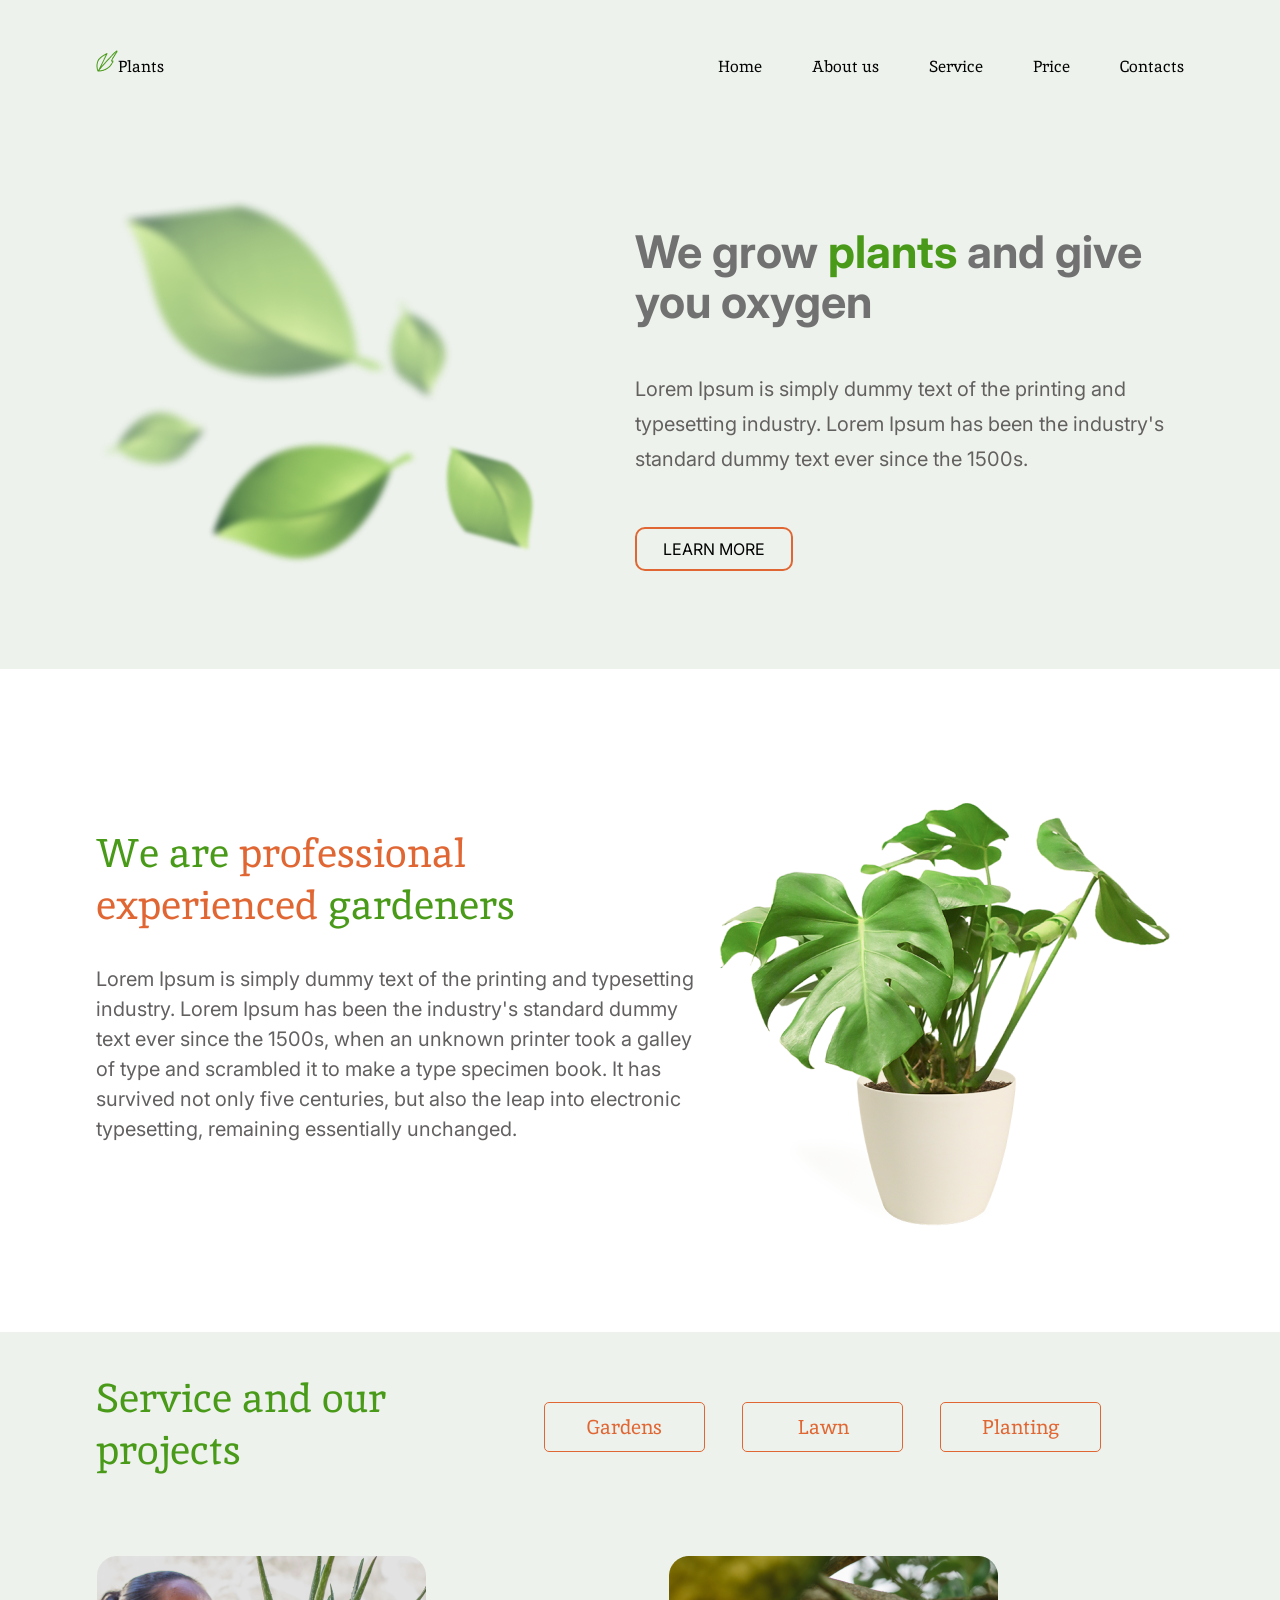
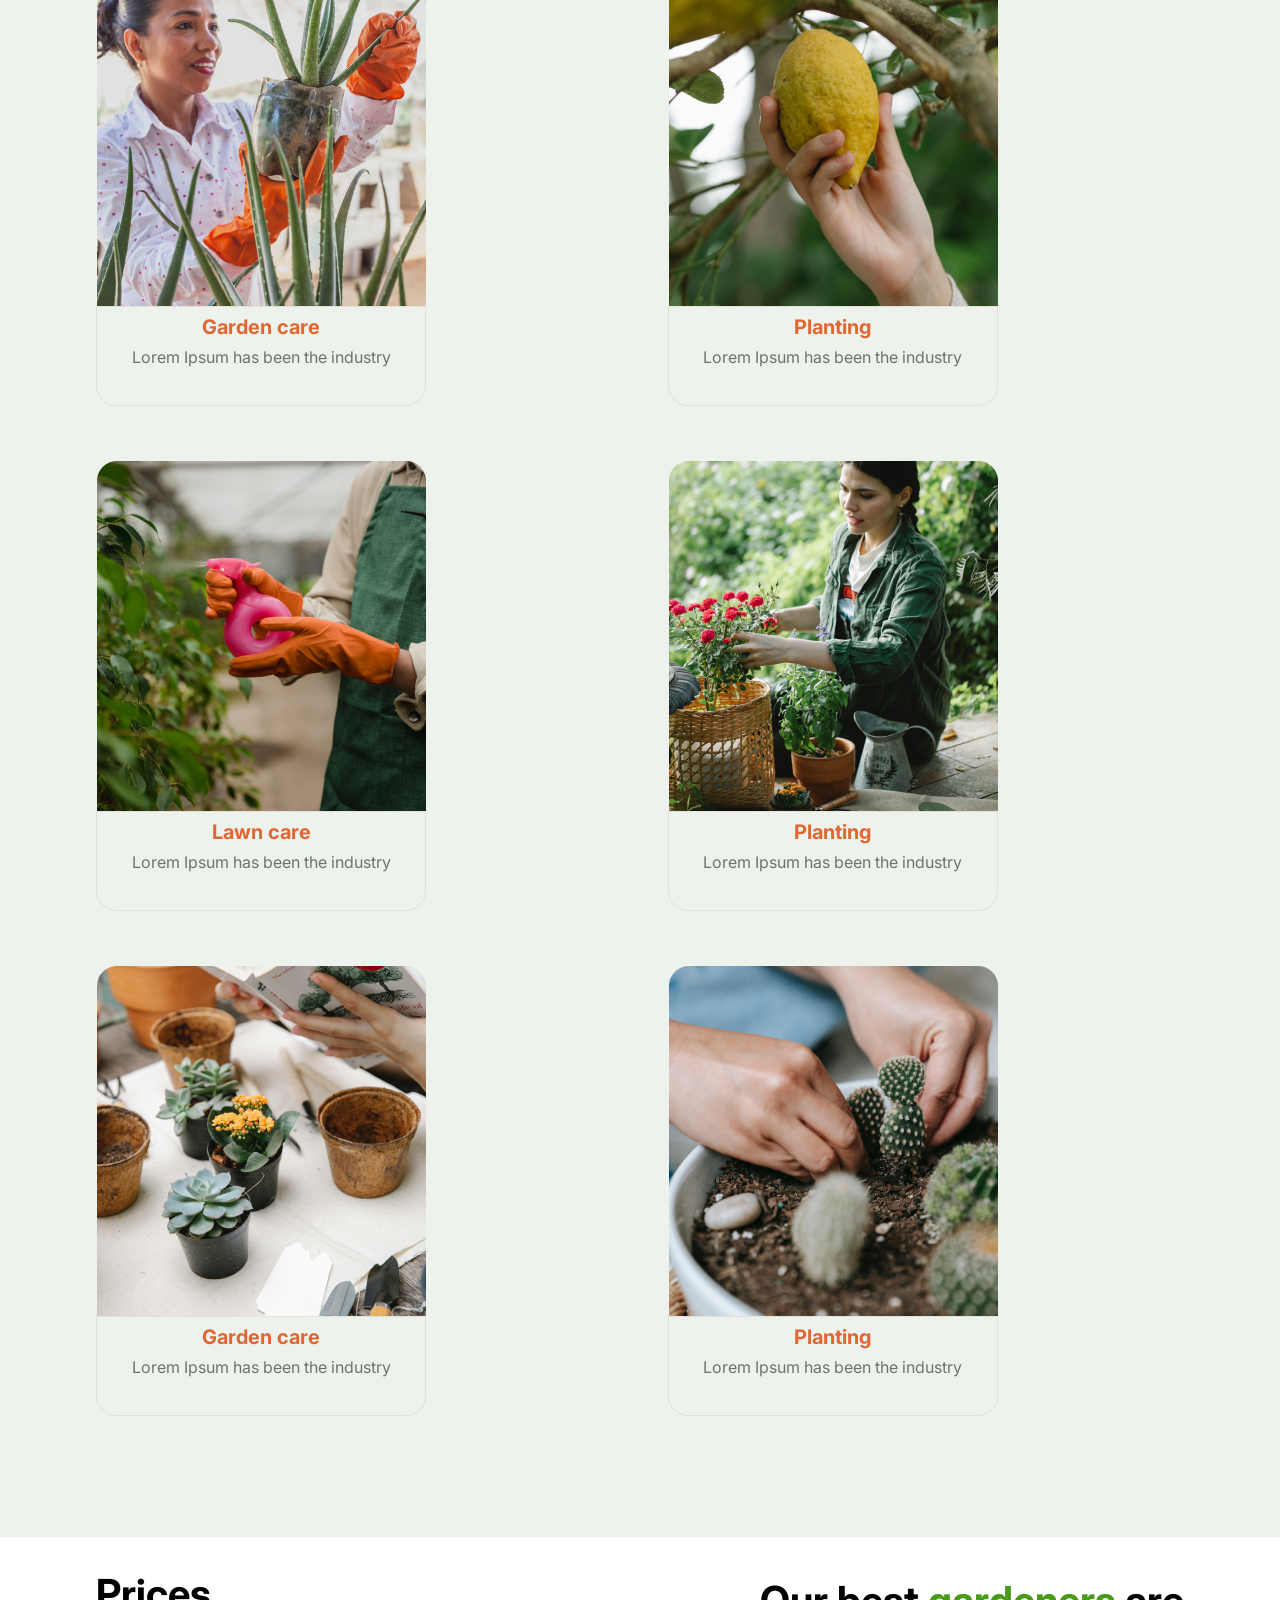
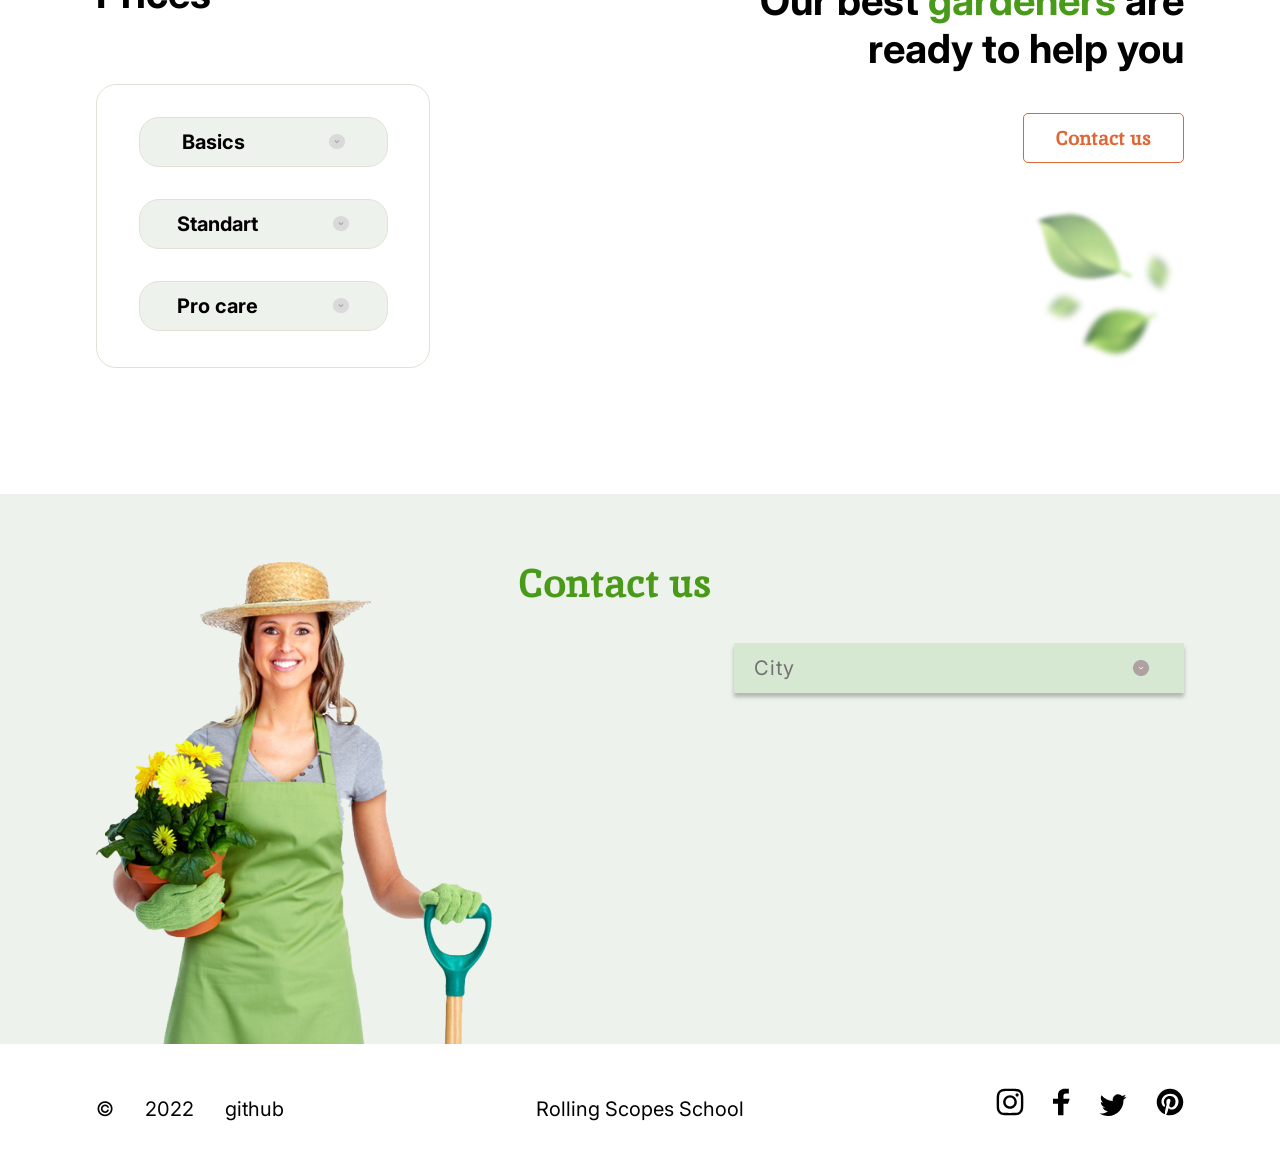
<file: plants/index.html>
<!DOCTYPE html>
<html lang="en">
    <head>
        <title>Plants</title>
        <link rel="icon" type="image/x-icon" href="images/icons8-javascript-48.ico">
        <meta charset="UTF-8">
        <meta name="viewport" content="width=device-width, initial-scale=1.0">
        <link rel="preconnect" href="https://fonts.googleapis.com">
        <link rel="preconnect" href="https://fonts.gstatic.com" crossorigin>
        <link href="https://fonts.googleapis.com/css2?family=Inika&family=Inter&display=swap" rel="stylesheet">
        <link href="https://fonts.googleapis.com/css2?family=Inter&display=swap" rel="stylesheet">
        <link rel="stylesheet" href="style.css">
    </head>
    <body>
        <header>
            <nav class="navbar">
                <ul>
                    <li><a href=""><img src="images/logo_vector.png">Plants</a></li>
                    <div class="menu">
                        <li><a href="">Home</a></li>
                        <li><a href="">About us</a></li>
                        <li><a href="">Service</a></li>
                        <li><a href="">Price</a></li>
                        <li><a href="">Contacts</a></li>
                    </div>
                </ul>
            </nav>
        </header>
        <main>
            <section class="section">
                <section class="home">
                    <img class="leafsimg" src="images/leafs.png" alt="leafspic">
                    <div class="hometext">
                        <h1>We grow <span>plants</span> and give you oxygen</h1>
                        <p>Lorem Ipsum is simply dummy text of the printing and typesetting industry. Lorem Ipsum has been the industry's standard dummy text ever since the 1500s.</p>
                        <input class="button" id="aboutusbutton" type="button" value="LEARN MORE">
                    </div>
                </section>
            </section>
            <section class="section" id="white">
                <section class="about">
                    <div class="abouttext">
                        <h2>We are <span class="orangeh2">professional experienced</span> gardeners</h2>
                        <p>Lorem Ipsum is simply dummy text of the printing and typesetting industry. Lorem Ipsum has been the industry's standard dummy text ever since the 1500s, when an unknown printer took a galley of type and scrambled it to make a type specimen book. It has survived not only five centuries, but also the leap into electronic typesetting, remaining essentially unchanged. </p>
                    </div>
                    <div class="plantspic">
                        <img src="images/houseplant 1.png" alt="houseplant">
                    </div>
                </section>
            </section>
            <section class="section">
                <section class="service">
                    <div class="servicetitleandbuttons">
                        <h2>Service and our projects</h2>
                        <div class="servicebuttonspanel">
                            <input class="button" id="servicebutton" type="button" value="Gardens">
                            <input class="button" id="servicebutton" type="button" value="Lawn">
                            <input class="button" id="servicebutton" type="button" value="Planting">
                        </div>
                    </div>
                    <div class="allservices">
                        <div class="servicecard">
                            <img class="servicecardimg" src="images/first.png" alt="firsttablepic">
                            <div class="servicecardinfo">
                                <h3>Garden care</h3>
                                <p>Lorem Ipsum has been the industry</p>
                            </div>
                        </div>
                        <div class="servicecard">
                            <img class="servicecardimg" src="images/seconds.png" alt="secondtablepic">
                            <div class="servicecardinfo">
                                <h3>Planting</h3>
                                <p>Lorem Ipsum has been the industry</p>
                            </div>
                        </div>
                        <div class="servicecard">
                            <img class="servicecardimg" src="images/third.png" alt="thirdtablepic">
                            <div class="servicecardinfo">
                                <h3>Lawn care</h3>
                                <p>Lorem Ipsum has been the industry</p>
                            </div>
                        </div>
                        <div class="servicecard">
                            <img class="servicecardimg" src="images/fourth.png" alt="fourthtablepic">
                            <div class="servicecardinfo">
                                <h3>Planting</h3>
                                <p>Lorem Ipsum has been the industry</p>
                            </div>
                        </div>
                        <div class="servicecard">
                            <img class="servicecardimg" src="images/fifth.png" alt="fifthtablepic">
                            <div class="servicecardinfo">
                                <h3>Garden care</h3>
                                <p>Lorem Ipsum has been the industry</p>
                            </div>
                        </div>
                        <div class="servicecard">
                            <img class="servicecardimg" src="images/sixth.png" alt="sixthtablepic">
                            <div class="servicecardinfo">
                                <h3>Planting</h3>
                                <p>Lorem Ipsum has been the industry</p>
                            </div>
                        </div>
                    </div>
                </section>
            </section>
            <section class="section" id="white">
                <section class="price">
                    <div class="pricetitleandplans">
                        <h2>Prices</h2>
                        <div class="priceplans">
                            <div class="priceradio">
                                <span>Basics</span><img src="images/accordion_btn.png" alt="1">
                            </div>
                            <div class="priceradio">
                                <span>Standart</span><img src="images/accordion_btn.png" alt="1">
                            </div>
                            <div class="priceradio">
                                <span>Pro care</span><img src="images/accordion_btn.png" alt="1">
                            </div>
                        </div>
                    </div>
                    <div class="pricecontent">
                        <p>Our best <span>gardeners</span> are ready to help you</p>
                        <input class="button" id="pricebutton" type="button" value="Contact us">
                        <img class="leafsimg" id="pricesleaf" src="images/leafs1.png" alt="leafspic">
                    </div>
                </section>
            </section>
            <section class="section">
                <section class="contacts">
                    <img class="contactwoman" src="images/contact_woman 1.png" alt="contact_woman">
                    <h2>Contact us</h2>
                    <div class="cityform">
                        <span>City</span><img src="images/accordion_btn (1).png" alt="1">
                    </div>
                </section>
            </section>
        </main>
        <section class="section" id="white">
            <footer>
                <ul class="footernavbar">
                    <div class="footercontent">
                       <li>©</li>
                        <li>2022</li>
                        <li><a href="">github</a></li> 
                    </div>
                    <li><a href="">Rolling Scopes School</a></li>
                    <div class="footercontent">
                        <li><a href="https://www.instagram.com"><img src="images/Vector (3).svg" alt="pin"></a></li>
                        <li><a href="https://www.twitter.com"><img src="images/Vector (2).svg" alt="tw"></a></li>
                        <li><a href="https://www.facebook.com"><img src="images/Vector (1).svg" alt="fb"></a></li>
                        <li><a href="https://www.pinterest.com"><img src="images/Vector.svg" alt="inst"></a></li>
                    </div>
                </ul>
            </footer>
        </section>
    </body>
</html>
</file>
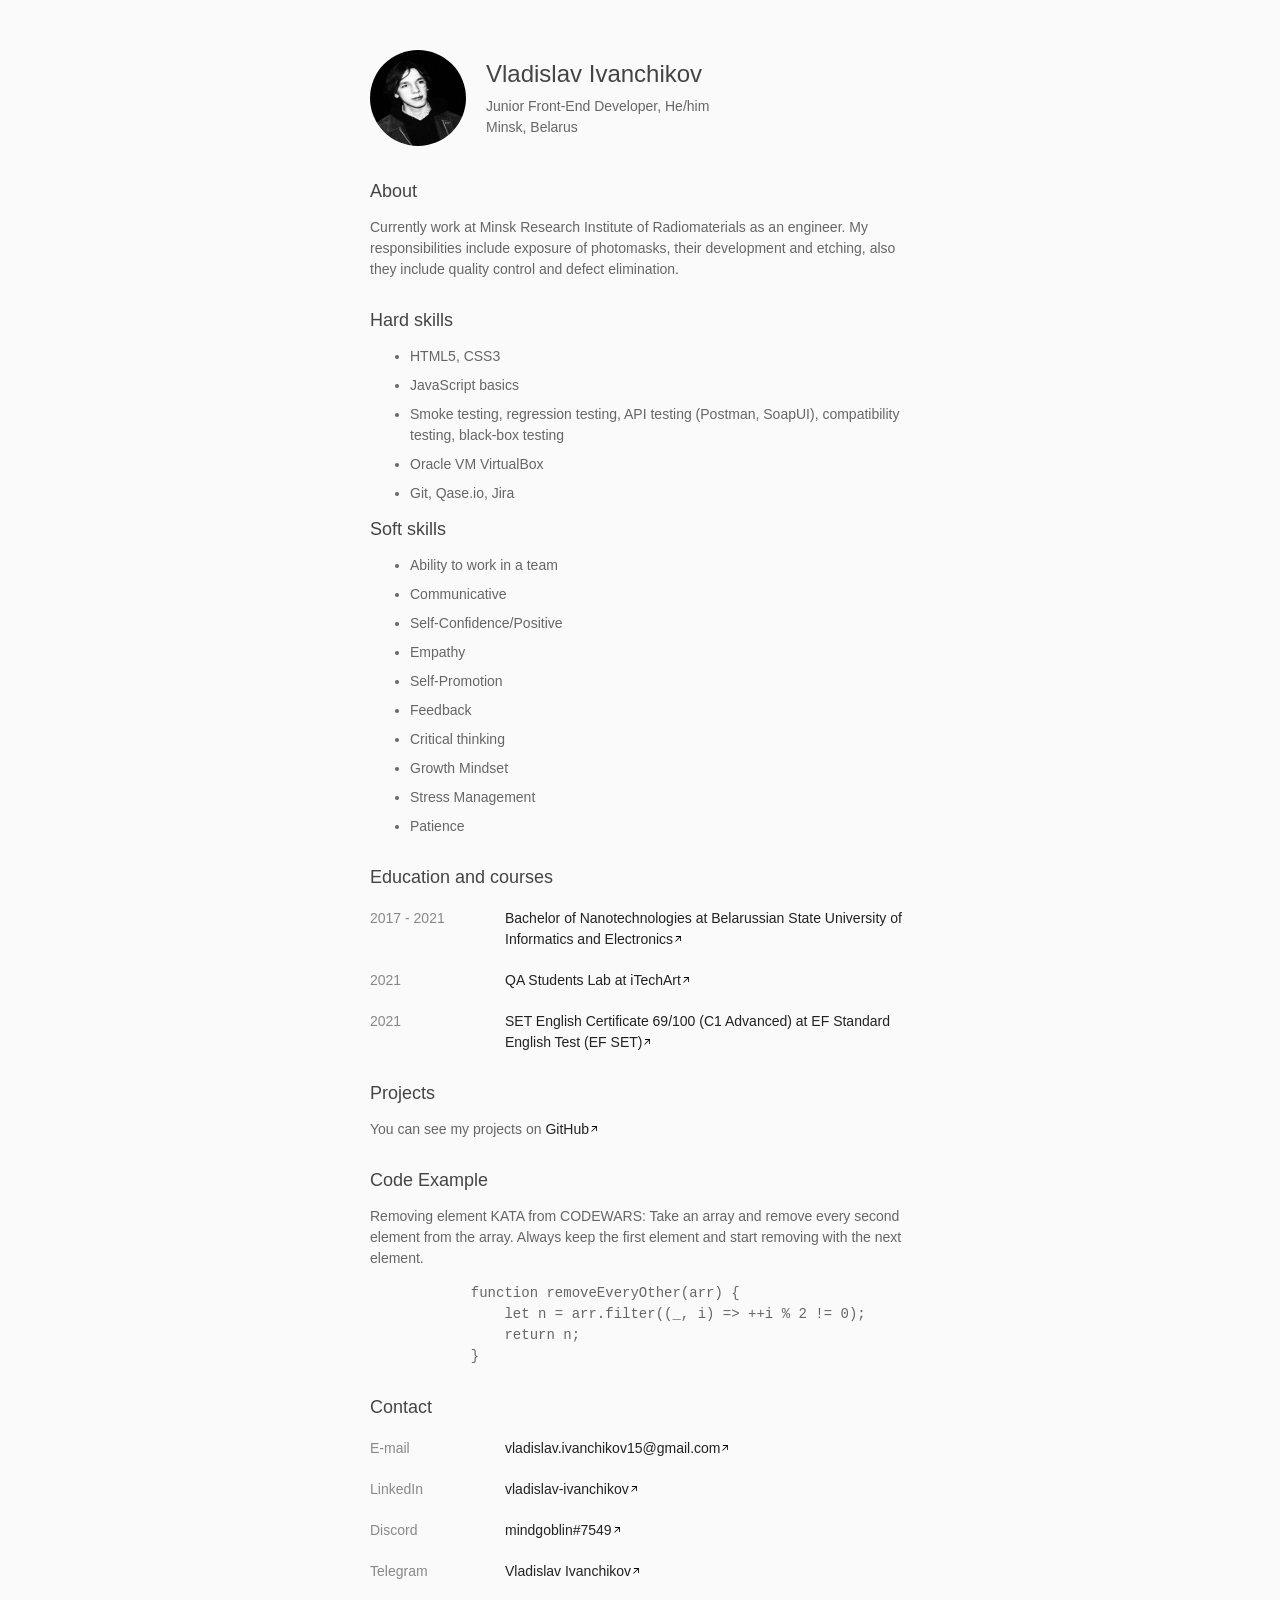
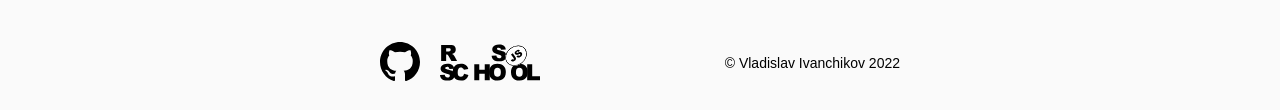
<file: rsschool-cv-html/index.html>
<!DOCTYPE html>
<html lang="en">
    <head>
        <title>Vladislav Ivanchikov CV</title>
        <meta charset="UTF-8">
        <link rel="stylesheet" href="styles.css">
    </head>
    <body>
        <header>
            <section class="meblock">
                <img class="avatar" src="CV_Photo.jpg" alt="Vladislav Ivanchikov">
                <div class="headertitle">
                    <h1>Vladislav Ivanchikov</h1>
                    <p>Junior Front-End Developer, He/him</p>
                    <p>Minsk, Belarus</p>
                </div> 
            </section>
        </header>
        <main>
            <section class="infoblock">
                <h2>About</h2>
                <p>Currently work at Minsk Research Institute of Radiomaterials as an engineer. My responsibilities include exposure of photomasks, their development and etching, also they include quality control and defect elimination.</p>
            </section>
            <section class="infoblock">
                <h2>Hard skills</h2>
                <ul>
                    <li>HTML5, CSS3</li>
                    <li>JavaScript basics</li>
                    <li>Smoke testing, regression testing, API testing (Postman, SoapUI), compatibility testing, black-box testing</li>
                    <li>Oracle VM VirtualBox</li>
                    <li>Git, Qase.io, Jira</li>
                </ul>
                <h2>Soft skills</h2>
                <ul>
                    <li>Ability to work in a team</li>
                    <li>Communicative</li>
                    <li>Self-Confidence/Positive</li>
                    <li>Empathy</li>
                    <li>Self-Promotion</li>
                    <li>Feedback</li>
                    <li>Critical thinking</li>
                    <li>Growth Mindset</li>
                    <li>Stress Management</li>
                    <li>Patience</li>
                </ul>
            </section>
            <section class="infoblock">
                <h2>Education and courses</h2>
                <div class="stage">
                    <div class="firstcol"><p>2017 - 2021</p></div>
                    <div class="secondcol"><a href="https://www.bsuir.by">Bachelor of Nanotechnologies at Belarussian State University of Informatics and Electronics</a><img class="upright" src="upright1.svg" alt="arrow"></div>
                </div>
                <div class="stage">
                    <div class="firstcol"><p></p>2021</div>
                    <div class="secondcol"><a href="https://www.itechart.com">QA Students Lab at iTechArt</a><img class="upright" src="upright1.svg" alt="arrow"></div>
                </div>
                <div class="stage">
                    <div class="firstcol"><p>2021</p></div>
                    <div class="secondcol"><a href="https://www.efset.org/cert/PzM8PL">SET English Certificate 69/100 (C1 Advanced) at EF Standard English Test (EF SET)</a><img class="upright" src="upright1.svg" alt="arrow"></div>
                </div>
            </section>
            <section class="infoblock">
                <h2>Projects</h2>
                <p>You can see my projects on <a href="https://github.com/gigabrain3000">GitHub</a><img class="upright" src="upright1.svg" alt="arrow"></p>
            </section>
            <section class="infoblock">
                <h2>Code Example</h2>
                <p>Removing element KATA from CODEWARS: Take an array and remove every second element from the array. Always keep the first element and start removing with the next element.</p>
                <pre class="codewarscode">
<code>            function removeEveryOther(arr) {
                let n = arr.filter((_, i) => ++i % 2 != 0);
                return n;
            }</code></pre>
            </section>
            <section class="infoblock">
                <h2>Contact</h2>
                <ul class="contactlist">
                    <li class="stage">
                        <div class="firstcol"><p>E-mail</p></div>
                        <div class="secondcol"><a href="mailto:vladislav.ivanchikov15@gmail.com">vladislav.ivanchikov15@gmail.com</a><img class="upright" src="upright1.svg" alt="arrow"></div>
                    </li>
                    <li class="stage">
                        <div class="firstcol"><p>LinkedIn</p></div>
                        <div class="secondcol"><a href="https://www.linkedin.com/in/vladislav-ivanchikov/">vladislav-ivanchikov</a><img class="upright" src="upright1.svg" alt="arrow"></div>
                    </li>
                    <li class="stage">
                        <div class="firstcol"><p>Discord</p></div>
                        <div class="secondcol"><a href="https://discordapp.com/users/mindgoblin#7549/">mindgoblin#7549</a><img class="upright" src="upright1.svg" alt="arrow"></div>
                    </li>
                    <li class="stage">
                        <div class="firstcol"><p>Telegram</p></div>
                        <div class="secondcol"><a href="https://www.t.me/mindgoblinmindgoblin">Vladislav Ivanchikov</a><img class="upright" src="upright1.svg" alt="arrow"></div>
                    </li>
                </ul>
            </section>
        </main>
        <footer>
            <nav>
                <div class="footerpart"><a href="https://github.com/gigabrain3000"><img class="githublogo" src="githublogo.svg" alt="GitHub"></a></div>
                <div class="footerpart"><a href="https://rs.school/js/"><img class="rsschoollogo" src="rs_school_js.svg" alt="RSSchool"></a></div>
                <div class="footerpart" id="end"><span class="releasedate">© Vladislav Ivanchikov 2022</span></div>
            </nav>
        </footer>
    </body>
</html>
</file>
<file: plants/style.css>
h1 {
    font: 700 45px/50px "Inter", sans-serif;
    color: #717171;
}
h1 span {
    color: #499A18;
}
h2 {
    font: 400 40px/52.12px "Inika", sans-serif;
    color: #499A18;
}
h3 {
    font-weight: 700;
    font-size: 20px;
    line-height: 20px;
    color: #E06733;
    margin: 10px 0;
}
.orangeh2 {
    color: #E06733;
}
a {
    color: #010201;
    text-decoration: none;
}
header a:hover {
    color: #E06733;
}
html {
    margin: 0;
}
body {
    padding: 0;
    margin: 0;
    background-color: #EDF2EC;
    font: 400 20px/35px "Inter", sans-serif;
    color: #636060;
    max-width: 1440px;
}
header {
    color: #010201;
    font: 400 16px/50px "Inika", sans-serif;
    width: 85%;
    margin: auto;
}
main {
    margin: auto;
}
footer {
    background-color: #ffffff;
    color: #010201;
    margin: 0 7.5%;
    box-sizing: border-box;
}
nav ul {
    display: flex;
    justify-content: space-between;
    margin: 42px auto;
    list-style-type: none;
    padding-left: 0%;
}
.menu {
    display: flex;
    justify-content: space-around;
}
.menu li {
    margin-left: 50px;
}
.section {
    background-color: #EDF2EC;
}
#white {
    background-color: #ffffff;
}
.home {
    margin: 90px 7.5% 62.64px 7.5%;
    display: flex;
    justify-content: space-between;
}
.hometext {
    width: 549px;
}
.about {
    margin: auto 7.5%;
    background-color: #ffffff;
    display: flex;
    justify-content: space-between;
    padding: 93px 0 80px 0;
}
.abouttext {
    width: 605px;
    margin-top: 32px;
}
.abouttext h2 {
    width: 500px;
}
.about p {
    line-height: 30px;
}
.service {
    width: 85%;
    margin: auto 7.5%;
}
.servicetitleandbuttons {
    display: flex;
    justify-content: baseline;
    margin: 40px auto 80px auto;
}
.servicetitleandbuttons h2 {
    width: 306px;
    margin: 0px 142px 0px 0px;
}
.servicebuttonspanel {
    justify-content: space-between;
    margin: 0 -16px;
}
.allservices {
    display: grid;
    grid-template-columns: repeat(auto-fit, minmax(330px, 1fr));
    grid-gap: 55px;
    margin-bottom: 121px;
}
.servicecard p {
    font-size: 16px;
    line-height: 20px;
    margin: 10px auto 36px auto;
    color: #717171;
}
.servicecardimg {
    display: block;
    margin: 0;
}
.servicecardinfo {
    text-align: center;
    border: 1px solid #E3E1D5;
    border-radius: 0px 0px 20px 20px;
    height: 100px;
    box-sizing: border-box;
    width: 330px;
}
.price {
    display: flex;
    justify-content: space-between;
    margin: auto 7.5%;
    background-color: #ffffff;
    padding-bottom: 117px;
}
.price h2 {
    font: 700 40px/48px "Inter", sans-serif;
    color: #000000;
    margin-bottom: 66px;
}
.price p {
    font: 700 40px/48px "Inter", sans-serif;
    color: #000000;
}
.pricecontent {
    width: 452px;
    text-align: right;
}
.pricecontent span {
    color: #499A18
}
.priceplans {
    width: 332px;
    padding: 34px auto;
    height: 282.01px;
    border: 1px solid #E3E1D5;
    border-radius: 20px;
}
.priceradio {
    display: flex;
    justify-content: space-between;
    width: 75%;
    height: 50px;
    margin: 32px auto;
    border: 1px solid #E3E1D5;
    border-radius: 20px;
    box-sizing: border-box;
    background-color: #EDF2EC;
}
.priceradio span {
    font: 700 20px/20px "Inter", sans-serif;
    color: #000000;
    margin: auto;
}
.priceradio img {
    width: 16px;
    height: 16px;
    margin: auto;
}
#pricesleaf {
    width: 152px;
    height: 175px;
    display: block;
    margin-left: auto;
    margin-top: 39px;
}
.contacts {
    padding-top: 30px;
    width: 85%;
    margin: auto 7.5%;
    display: flex;
    justify-content: space-between;
}
.contacts h2 {
    font: 700 40px/52px "Inika", sans-serif;
    text-align: center;
}
.contactwoman {
    padding-top: 23px;
}
.cityform {
    display: flex;
    width: 450px;
    height: 50px;
    background-color: #D6E7D2;
    box-shadow: 0px 4px 4px rgba(0, 0, 0, 0.25);
    color: #717171;
    padding: 0 35px 0 20px;
    box-sizing: border-box;
    justify-content: space-between;
    margin-top: 119px;
}
.cityform span {
    font: 400 20px/50px "Inter", sans-serif;
    letter-spacing: 0.05em;
}
.cityform img {
    width: 16px;
    height: 16px;
    margin: auto 0;
}
.footernavbar {
    display: flex;
    justify-content: space-between;
    line-height: 50px;
    list-style-type: none;
    margin: 0;
    height: 130px;
    padding: 0;
}
.footernavbar li {
    margin: auto 0;
}
.footernavbar a {
    color: #000000;
}
.footercontent {
    width: 188px;
}
.footernavbar .footercontent {
    display: flex;
    justify-content: space-between;
    align-content: space-around;
}
.button {
    width: 158px;
    height: 44px;
    font: 400 16px/20px "Inter", sans-serif;
    border: #E06733 2px solid;
    border-radius: 10px;
    color: #E06733;
    background-color: #EDF2EC;
}
#aboutusbutton {
    color: #010201;
    margin-top: 30px;
}
#servicebutton {
    border: 1px solid #E06733;
    border-radius: 5px;
    height: 50px;
    margin: 30px 16px 0 16px;
    width: 161px;
    font: 400 20px/26.06px "Inika", sans-serif;
}
#pricebutton {
    width: 161px;
    height: 50px;
    border: 1px solid #E06733;
    border-radius: 5px;
    background-color: #ffffff;
    font: 700 20px/26px "Inika", sans-serif;
}
</file>
<file: rsschool-cv-html/styles.css>
body {
    margin: 0;
    background-color: #fafafa;
    color: #666;
    font-size: 14px;
    font-family: "Graphik", sans-serif;
    font-weight: 400;
}
header {
    margin: auto;
    max-width: 540px;
}
main {
    width: 100%;
}
footer {
    width: 100%;
}
nav {
    max-width: 540px;
    display: grid;
    grid-template-columns: 1fr 2fr 6fr;
    margin: 60px auto 25px auto;
}
a {
    color: #222;
    text-decoration: none;
}
a:hover {
    text-decoration: underline;
}
.upright {
    margin: 0;
    width: 10px;
    height: 10px;
}
h1 {
    color: #444;
    font-size: 24px;
    margin: 10px 0px;
    font-weight: 300;
}
h2 {
    font-weight: 300;
    color: #444;
    font-size: 18px;
}
h3 {
    font-weight: 300;
    color: #444;
    font-size: 16px;
}
.meblock {
    display: flex;
    padding: 50px 0 20px 0;
}
.avatar {
    border-radius: 50%;
    width: 96px;
    height: 96px;
}
.headertitle {
    margin-left: 20px;
}
.headertitle p {
    margin: 5px 0;
}
.infoblock {
    margin: 0px auto 30px auto;
    max-width: 540px;
    line-height: 1.5em;
}
.infoblock li {
    margin-left: 0;
    margin-bottom: 8px;
}
.stage {
    display: grid;
    grid-template-columns: 25% 100%;
    margin: 20px 0;
}
.stage p {
    margin: 0;
}
.firstcol {
    width: max-content;
    color: #888;
}
.secondcol {
    width: 75%;
}
.contactlist {
    padding-inline-start: 0px;
}
.codewarscode {
    margin: 0;
}
.footerpart {
    margin: auto 10px;
}
.githublogo {
    width: 40px;
}
.rsschoollogo {
    width: 100px;
    height: 40px;
}
.releasedate {
    color: #000000;
    font-size: 1em;
}
#end.footerpart {
    text-align: right;
}
</file>
